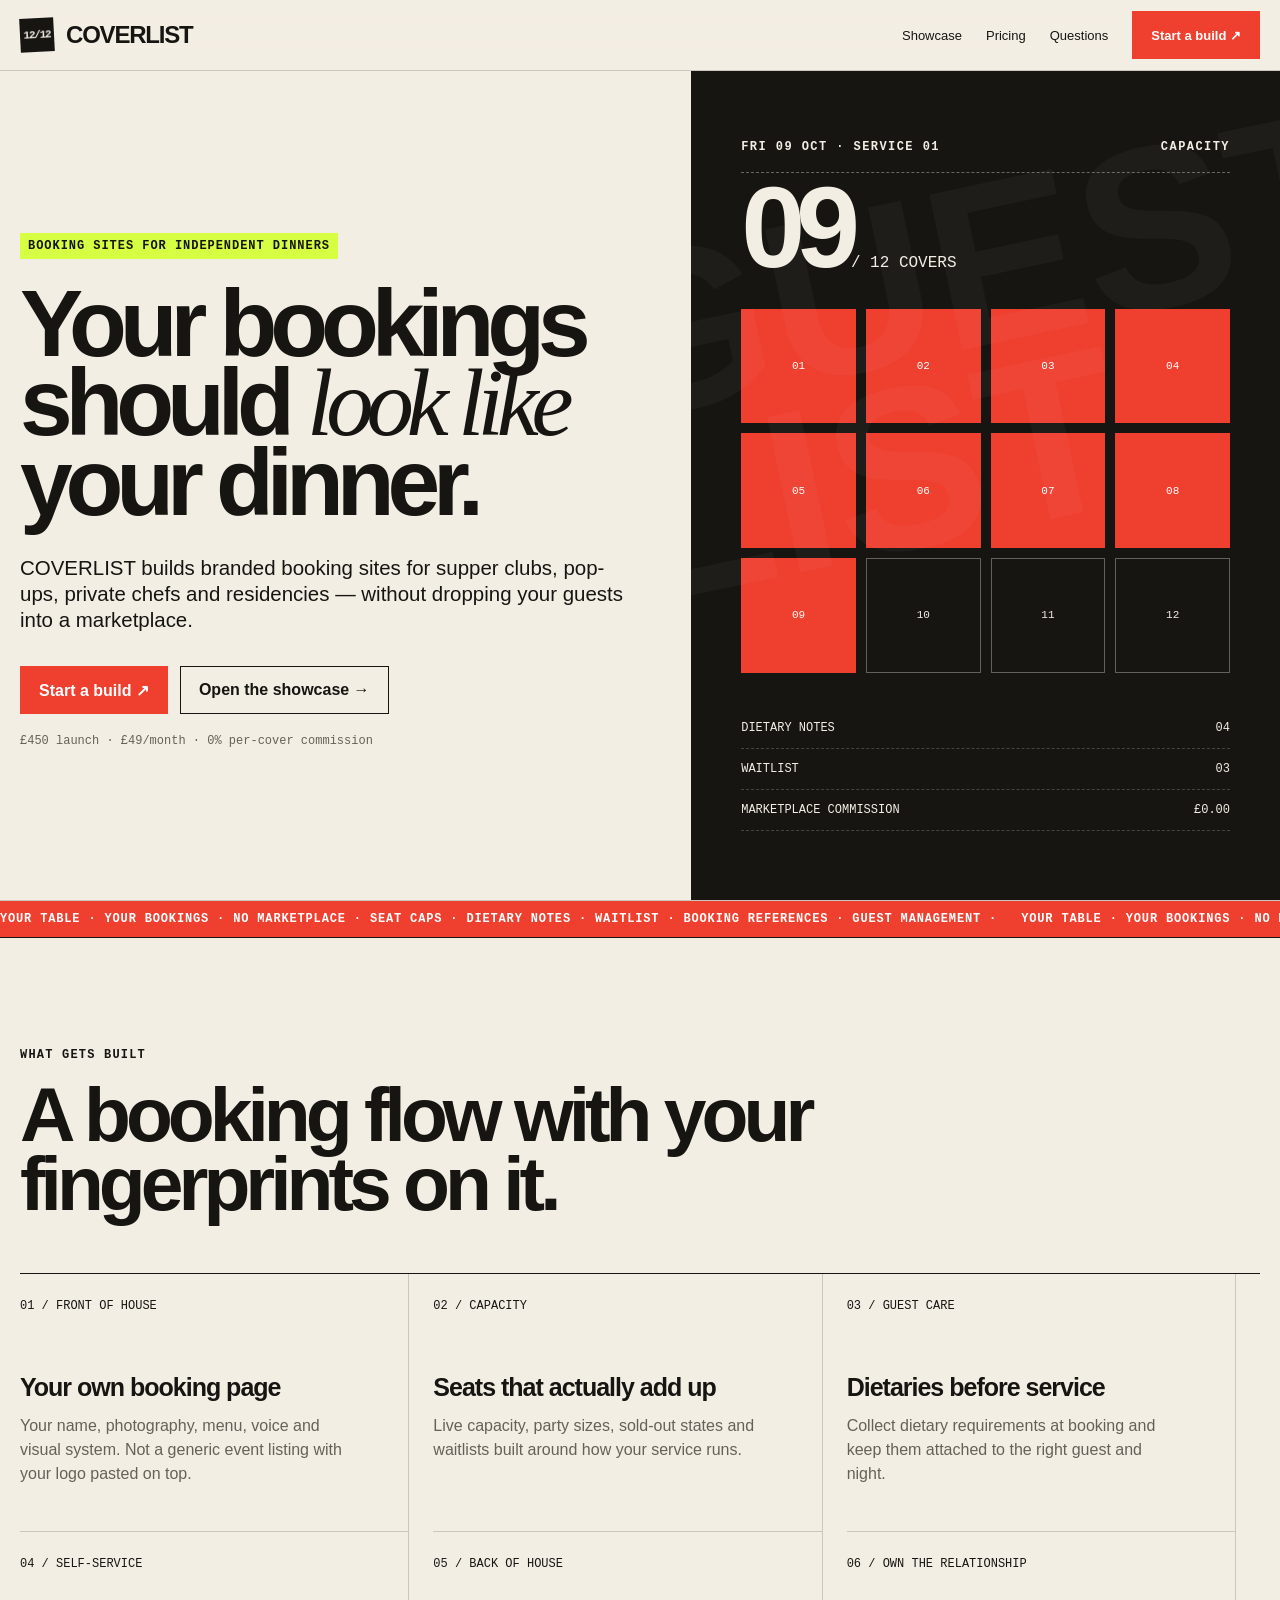
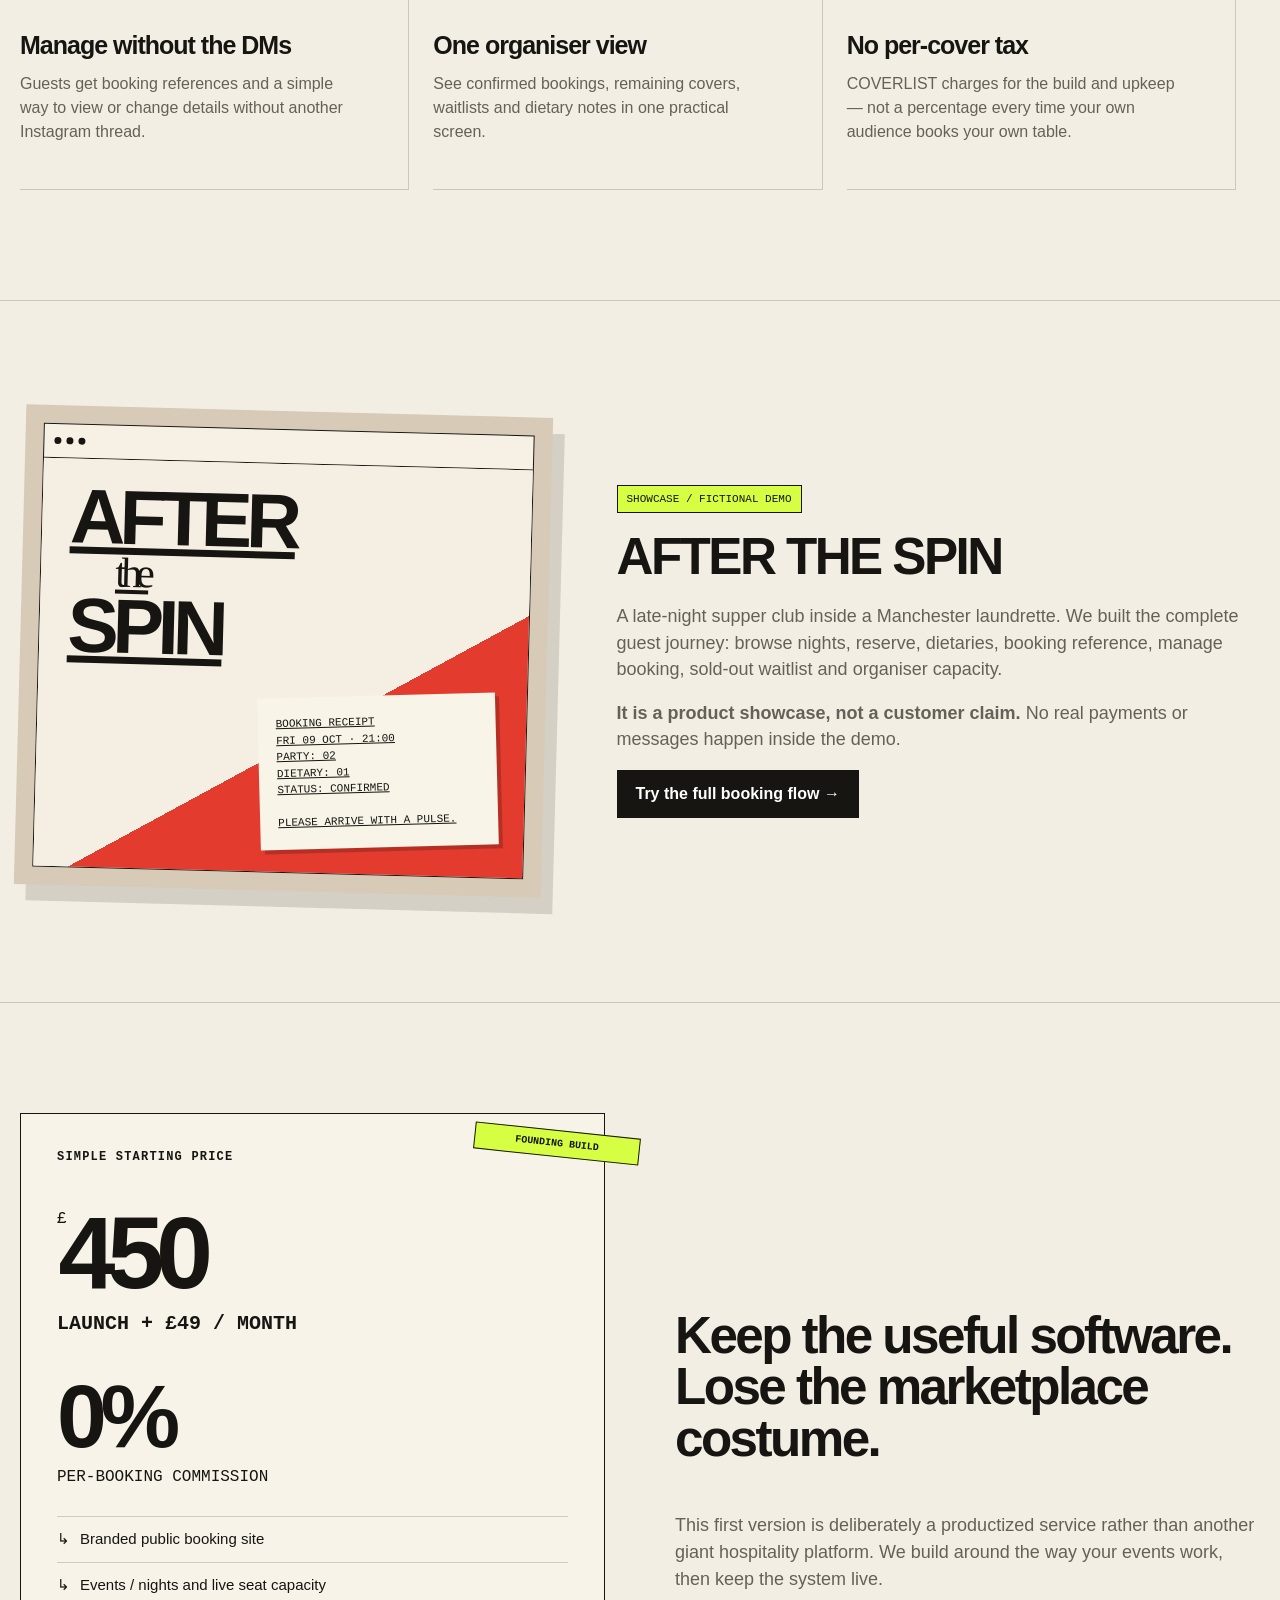
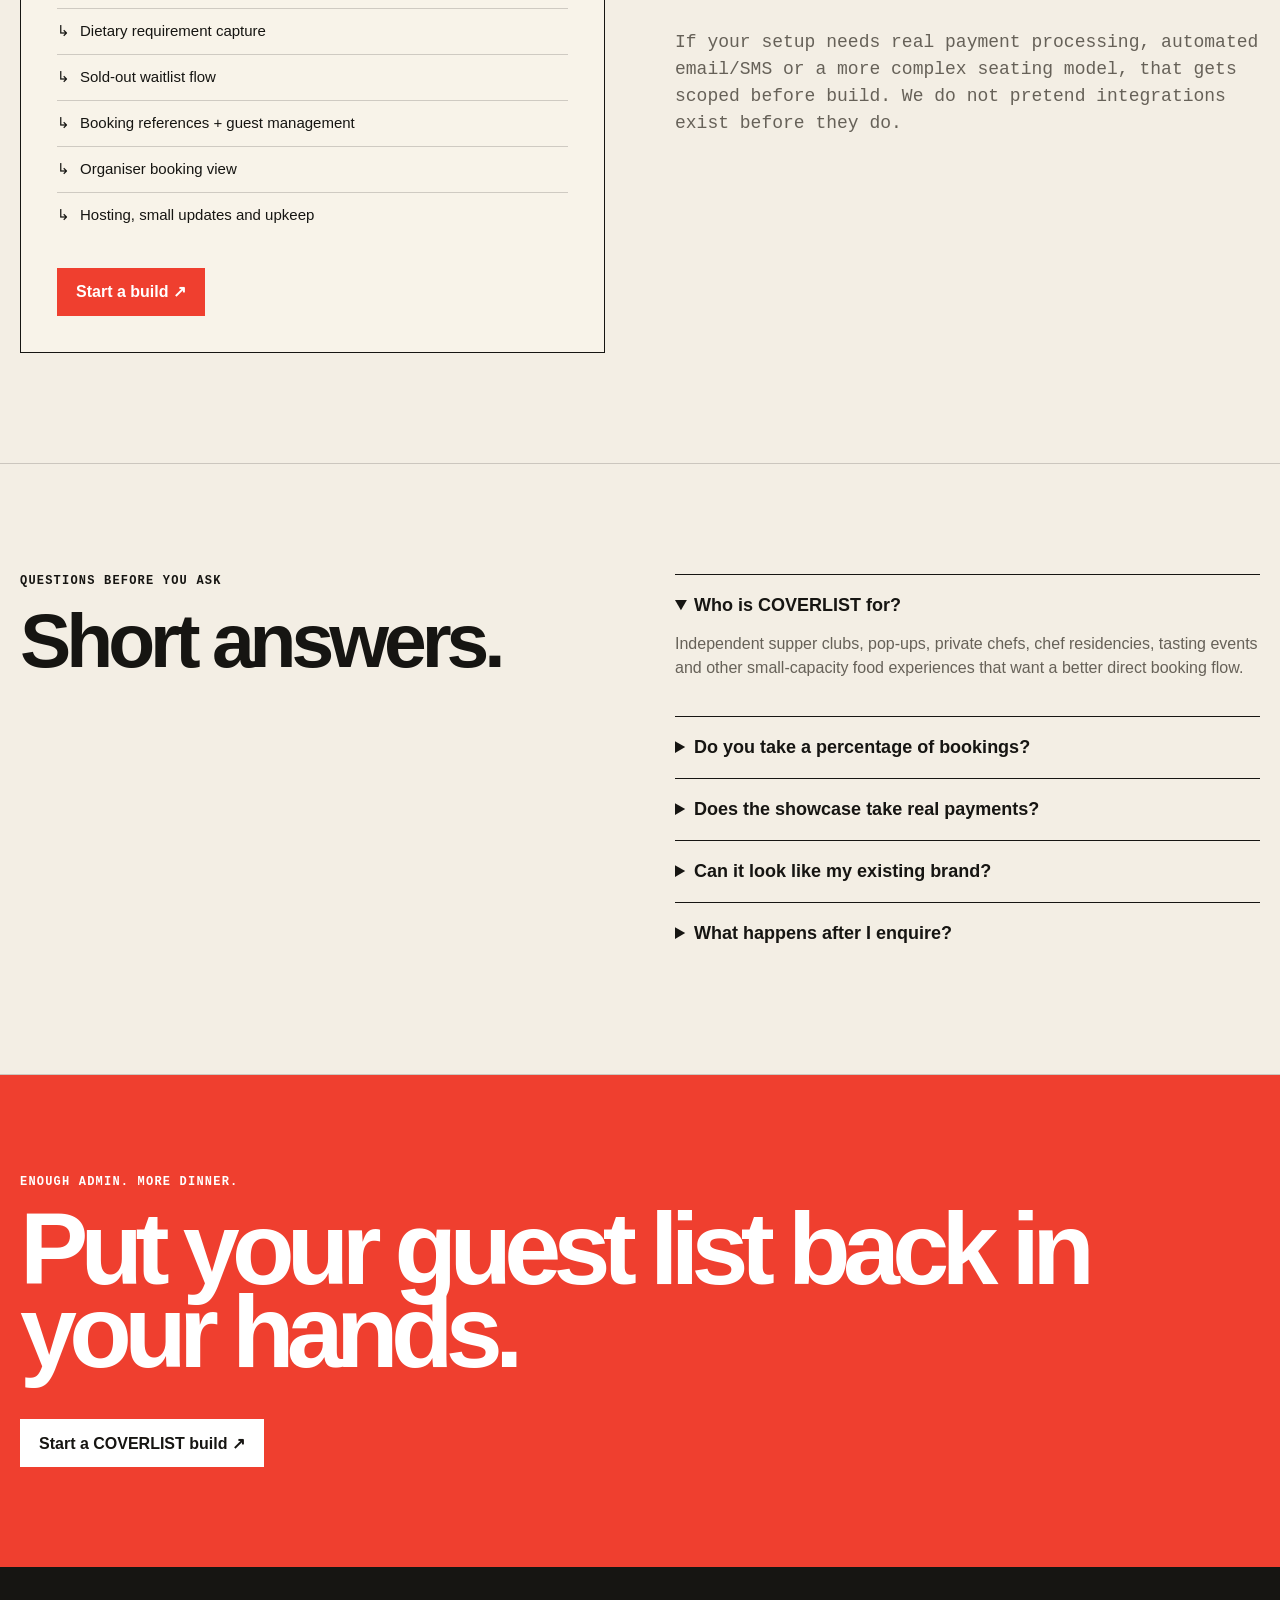
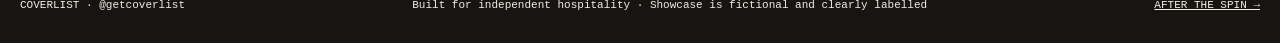
<file: index.html>
<!doctype html>
<html lang="en">
<head>
<meta charset="utf-8"><meta name="viewport" content="width=device-width,initial-scale=1">
<title>COVERLIST — Booking sites for independent dinners</title>
<meta name="description" content="Custom branded booking sites for supper clubs, pop-ups, private chefs, chef residencies and tasting events. No marketplace shell. No per-cover fee.">
<meta property="og:title" content="COVERLIST — Your table. Your bookings. No marketplace.">
<meta property="og:description" content="Custom booking sites for independent dinners. £450 launch + £49/month. 0% per-cover commission.">
<meta property="og:type" content="website"><meta property="og:image" content="assets/social-card.png">
<meta name="twitter:card" content="summary_large_image"><meta name="theme-color" content="#ef3f2f">
<link rel="icon" href="assets/favicon.svg" type="image/svg+xml">
<style>
:root{--paper:#f3eee4;--ink:#161512;--red:#ef3f2f;--acid:#d6ff43;--line:rgba(22,21,18,.18);--muted:#666158;--max:1260px}
*{box-sizing:border-box}html{scroll-behavior:smooth}body{margin:0;background:var(--paper);color:var(--ink);font-family:Arial,Helvetica,sans-serif;overflow-x:hidden}a{color:inherit}.mono{font-family:"Courier New",monospace}.wrap{width:min(var(--max),calc(100% - 40px));margin:auto}.top{position:sticky;top:0;z-index:50;background:rgba(243,238,228,.92);backdrop-filter:blur(16px);border-bottom:1px solid var(--line)}.nav{height:70px;display:flex;align-items:center;justify-content:space-between}.brand{display:flex;align-items:center;gap:12px;font-weight:900;letter-spacing:-.05em;text-decoration:none;font-size:24px}.mark{width:34px;height:34px;background:var(--ink);color:var(--paper);display:grid;place-items:center;font:700 11px/1 "Courier New";transform:rotate(-3deg)}.navlinks{display:flex;gap:24px;align-items:center;font-size:13px}.navlinks a{text-decoration:none}.button{display:inline-flex;align-items:center;justify-content:center;gap:10px;min-height:48px;padding:0 18px;background:var(--ink);color:white;text-decoration:none;font-weight:800;border:1px solid var(--ink);transition:.2s}.button:hover{transform:translateY(-2px);box-shadow:5px 5px 0 var(--red)}.button.red{background:var(--red);border-color:var(--red)}.button.ghost{background:transparent;color:var(--ink)}
.hero{min-height:calc(100vh - 70px);display:grid;grid-template-columns:1.08fr .92fr;border-bottom:1px solid var(--line)}.hero-copy{padding:9vh max(20px,calc((100vw - var(--max))/2)) 7vh max(20px,calc((100vw - var(--max))/2));padding-right:5vw;display:flex;flex-direction:column;justify-content:center}.eyebrow{font:700 12px/1.3 "Courier New";letter-spacing:.08em;text-transform:uppercase;margin-bottom:30px}.eyebrow span{background:var(--acid);padding:6px 8px}.hero h1{font-size:clamp(56px,7.4vw,126px);line-height:.83;letter-spacing:-.075em;margin:0 0 34px;font-weight:900;max-width:800px}.hero h1 i{font-family:Georgia,serif;font-weight:400}.hero p{font-size:clamp(18px,1.6vw,25px);line-height:1.25;max-width:640px;margin:0 0 34px}.hero-actions{display:flex;gap:12px;flex-wrap:wrap}.micro{font:12px/1.5 "Courier New";color:var(--muted);margin-top:18px}.ledger{background:var(--ink);color:var(--paper);padding:50px;display:flex;flex-direction:column;justify-content:center;position:relative;overflow:hidden}.ledger:before{content:"GUEST LIST";position:absolute;font-weight:900;font-size:18vw;line-height:.8;opacity:.035;rotate:-12deg;left:-15%;top:12%}.ledger-head{display:flex;justify-content:space-between;border-bottom:1px dashed rgba(255,255,255,.35);padding-bottom:18px;margin-bottom:8px}.ledger-title{font:700 12px "Courier New";letter-spacing:.12em}.count{font:900 clamp(82px,9vw,160px)/.8 Arial;letter-spacing:-.08em}.count small{font:16px "Courier New";letter-spacing:0}.seats{display:grid;grid-template-columns:repeat(4,1fr);gap:10px;margin:35px 0}.seat{aspect-ratio:1;border:1px solid rgba(255,255,255,.32);display:grid;place-items:center;font:11px "Courier New";transition:.35s}.seat.on{background:var(--red);border-color:var(--red);color:white}.ledger-row{display:flex;justify-content:space-between;padding:13px 0;border-bottom:1px dashed rgba(255,255,255,.2);font:12px "Courier New"}.ticker{background:var(--red);color:white;overflow:hidden;white-space:nowrap;border-bottom:1px solid var(--ink)}.ticker div{display:inline-block;padding:11px 0;animation:marquee 24s linear infinite;font:700 12px "Courier New";letter-spacing:.07em}@keyframes marquee{to{transform:translateX(-50%)}}
.section{padding:110px 0;border-bottom:1px solid var(--line)}.kicker{font:700 12px "Courier New";text-transform:uppercase;letter-spacing:.1em;margin-bottom:18px}.section h2{font-size:clamp(44px,6vw,92px);line-height:.9;letter-spacing:-.065em;margin:0 0 55px;max-width:980px}.grid3{display:grid;grid-template-columns:repeat(3,1fr);border-top:1px solid var(--ink)}.feature{padding:25px 24px 45px 0;border-bottom:1px solid var(--line);border-right:1px solid var(--line);margin-right:24px}.num{font:12px "Courier New";margin-bottom:60px}.feature h3{font-size:25px;letter-spacing:-.04em;margin:0 0 12px}.feature p{color:var(--muted);line-height:1.5;margin:0;max-width:330px}.showcase{display:grid;grid-template-columns:.9fr 1.1fr;gap:70px;align-items:center}.showcase-card{background:#d7cbb7;padding:18px;transform:rotate(1.5deg);box-shadow:12px 16px 0 rgba(22,21,18,.14)}.browser{background:#f7f0e5;border:1px solid var(--ink)}.browserbar{height:34px;border-bottom:1px solid var(--ink);display:flex;align-items:center;gap:5px;padding:0 10px}.dot{width:7px;height:7px;border-radius:50%;background:var(--ink)}.browserbody{padding:28px;min-height:400px;background:linear-gradient(150deg,#f5eee2 0 62%,#e33b2e 62%)}.ats-logo{font:900 clamp(54px,6vw,90px)/.78 Arial;letter-spacing:-.08em}.ats-logo em{font:400 .55em Georgia;display:block;padding-left:1.1em}.receipt{background:#f8f4e8;width:55%;padding:18px;margin:32px 0 0 auto;transform:rotate(-3deg);font:11px/1.5 "Courier New";box-shadow:4px 4px 0 rgba(0,0,0,.2)}.showcase-copy h3{font-size:clamp(38px,4vw,64px);line-height:.95;letter-spacing:-.05em;margin:0 0 22px}.showcase-copy p{font-size:18px;line-height:1.45;color:var(--muted)}.label{display:inline-block;border:1px solid var(--ink);padding:7px 9px;font:11px "Courier New";margin-bottom:20px;background:var(--acid)}
.price-wrap{display:grid;grid-template-columns:1fr 1fr;gap:70px}.price-card{border:1px solid var(--ink);padding:36px;position:relative;background:#f8f3e9}.price-card:before{content:"FOUNDING BUILD";position:absolute;top:16px;right:-36px;background:var(--acid);border:1px solid var(--ink);padding:7px 40px;rotate:6deg;font:700 10px "Courier New"}.money{font-size:clamp(70px,8vw,118px);font-weight:900;letter-spacing:-.08em;margin:30px 0 0}.money sup{font:16px "Courier New";vertical-align:top;position:relative;top:16px}.monthly{font:700 20px "Courier New";margin-bottom:30px}.zero{font-size:clamp(58px,7vw,100px);font-weight:900;letter-spacing:-.07em}.check{list-style:none;padding:0;margin:30px 0}.check li{border-top:1px solid var(--line);padding:13px 0;font-size:15px}.check li:before{content:"↳";font-family:"Courier New";margin-right:10px}.aside{display:flex;flex-direction:column;justify-content:center}.aside blockquote{font-size:clamp(30px,4vw,55px);font-weight:900;letter-spacing:-.05em;line-height:1;margin:0 0 30px}.aside p{color:var(--muted);font-size:18px;line-height:1.5}.faq{display:grid;grid-template-columns:1fr 1fr;gap:70px}.faq-list details{border-top:1px solid var(--ink);padding:20px 0}.faq-list summary{font-weight:800;cursor:pointer;font-size:18px}.faq-list p{color:var(--muted);line-height:1.5;max-width:620px}.cta{background:var(--red);color:white;padding:100px 0}.cta h2{font-size:clamp(56px,8vw,130px);line-height:.82;letter-spacing:-.075em;margin:0 0 45px;max-width:1100px}.cta .button{background:white;color:var(--ink);border-color:white}.footer{background:var(--ink);color:var(--paper);padding:32px 0}.footerin{display:flex;justify-content:space-between;gap:20px;align-items:center;font:11px "Courier New"}.footer a{color:inherit}
@media(max-width:860px){.navlinks>a:not(.button){display:none}.wrap{width:min(100% - 26px,var(--max))}.hero{grid-template-columns:1fr}.hero-copy{padding:70px 20px}.ledger{padding:36px 20px;min-height:600px}.section{padding:75px 0}.grid3{grid-template-columns:1fr}.feature{margin:0;border-right:0}.num{margin-bottom:25px}.showcase,.price-wrap,.faq{grid-template-columns:1fr;gap:44px}.showcase-card{transform:none}.price-card:before{right:-8px}.footerin{align-items:flex-start;flex-direction:column}.hero h1{font-size:17vw}.section h2{margin-bottom:40px}}
@media(prefers-reduced-motion:reduce){*{scroll-behavior:auto!important}.ticker div{animation:none}.button:hover{transform:none}}
</style>
</head>
<body>
<header class="top"><div class="nav wrap"><a class="brand" href="#top"><span class="mark">12/12</span>COVERLIST</a><nav class="navlinks"><a href="#showcase">Showcase</a><a href="#pricing">Pricing</a><a href="#faq">Questions</a><a class="button red" href="https://docs.google.com/forms/d/e/1FAIpQLSfG-zg8cLuclbD39EVs_6iZtCI-qK25bjIFiWPi_tMeVdaGAA/viewform?usp=publish-editor" target="_blank" rel="noopener">Start a build ↗</a></nav></div></header>
<main id="top"><section class="hero"><div class="hero-copy"><div class="eyebrow"><span>Booking sites for independent dinners</span></div><h1>Your bookings should <i>look like</i> your dinner.</h1><p>COVERLIST builds branded booking sites for supper clubs, pop-ups, private chefs and residencies — without dropping your guests into a marketplace.</p><div class="hero-actions"><a class="button red" href="https://docs.google.com/forms/d/e/1FAIpQLSfG-zg8cLuclbD39EVs_6iZtCI-qK25bjIFiWPi_tMeVdaGAA/viewform?usp=publish-editor" target="_blank" rel="noopener">Start a build ↗</a><a class="button ghost" href="./demo/?v=2#/">Open the showcase →</a></div><div class="micro">£450 launch · £49/month · 0% per-cover commission</div></div><div class="ledger"><div class="ledger-head"><span class="ledger-title">FRI 09 OCT · SERVICE 01</span><span class="ledger-title">CAPACITY</span></div><div class="count"><span id="coverCount">08</span><small>/ 12 COVERS</small></div><div class="seats" id="seats"></div><div class="ledger-row"><span>DIETARY NOTES</span><span>04</span></div><div class="ledger-row"><span>WAITLIST</span><span>03</span></div><div class="ledger-row"><span>MARKETPLACE COMMISSION</span><span>£0.00</span></div></div></section>
<div class="ticker"><div>YOUR TABLE · YOUR BOOKINGS · NO MARKETPLACE · SEAT CAPS · DIETARY NOTES · WAITLIST · BOOKING REFERENCES · GUEST MANAGEMENT · &nbsp; YOUR TABLE · YOUR BOOKINGS · NO MARKETPLACE · SEAT CAPS · DIETARY NOTES · WAITLIST · BOOKING REFERENCES · GUEST MANAGEMENT · &nbsp;</div></div>
<section class="section"><div class="wrap"><div class="kicker">What gets built</div><h2>A booking flow with your fingerprints on it.</h2><div class="grid3"><article class="feature"><div class="num">01 / FRONT OF HOUSE</div><h3>Your own booking page</h3><p>Your name, photography, menu, voice and visual system. Not a generic event listing with your logo pasted on top.</p></article><article class="feature"><div class="num">02 / CAPACITY</div><h3>Seats that actually add up</h3><p>Live capacity, party sizes, sold-out states and waitlists built around how your service runs.</p></article><article class="feature"><div class="num">03 / GUEST CARE</div><h3>Dietaries before service</h3><p>Collect dietary requirements at booking and keep them attached to the right guest and night.</p></article><article class="feature"><div class="num">04 / SELF-SERVICE</div><h3>Manage without the DMs</h3><p>Guests get booking references and a simple way to view or change details without another Instagram thread.</p></article><article class="feature"><div class="num">05 / BACK OF HOUSE</div><h3>One organiser view</h3><p>See confirmed bookings, remaining covers, waitlists and dietary notes in one practical screen.</p></article><article class="feature"><div class="num">06 / OWN THE RELATIONSHIP</div><h3>No per-cover tax</h3><p>COVERLIST charges for the build and upkeep — not a percentage every time your own audience books your own table.</p></article></div></div></section>
<section class="section" id="showcase"><div class="wrap showcase"><a class="showcase-card" href="./demo/?v=2#/" aria-label="Open AFTER THE SPIN showcase"><div class="browser"><div class="browserbar"><span class="dot"></span><span class="dot"></span><span class="dot"></span></div><div class="browserbody"><div class="ats-logo">AFTER<em>the</em>SPIN</div><div class="receipt">BOOKING RECEIPT<br>FRI 09 OCT · 21:00<br>PARTY: 02<br>DIETARY: 01<br>STATUS: CONFIRMED<br><br>PLEASE ARRIVE WITH A PULSE.</div></div></div></a><div class="showcase-copy"><span class="label">SHOWCASE / FICTIONAL DEMO</span><h3>AFTER THE SPIN</h3><p>A late-night supper club inside a Manchester laundrette. We built the complete guest journey: browse nights, reserve, dietaries, booking reference, manage booking, sold-out waitlist and organiser capacity.</p><p><strong>It is a product showcase, not a customer claim.</strong> No real payments or messages happen inside the demo.</p><a class="button" href="./demo/?v=2#/">Try the full booking flow →</a></div></div></section>
<section class="section" id="pricing"><div class="wrap price-wrap"><div class="price-card"><div class="kicker">Simple starting price</div><div class="money"><sup>£</sup>450</div><div class="monthly">LAUNCH + £49 / MONTH</div><div class="zero">0%</div><div class="mono">PER-BOOKING COMMISSION</div><ul class="check"><li>Branded public booking site</li><li>Events / nights and live seat capacity</li><li>Dietary requirement capture</li><li>Sold-out waitlist flow</li><li>Booking references + guest management</li><li>Organiser booking view</li><li>Hosting, small updates and upkeep</li></ul><a class="button red" href="https://docs.google.com/forms/d/e/1FAIpQLSfG-zg8cLuclbD39EVs_6iZtCI-qK25bjIFiWPi_tMeVdaGAA/viewform?usp=publish-editor" target="_blank" rel="noopener">Start a build ↗</a></div><div class="aside"><blockquote>Keep the useful software. Lose the marketplace costume.</blockquote><p>This first version is deliberately a productized service rather than another giant hospitality platform. We build around the way your events work, then keep the system live.</p><p class="mono">If your setup needs real payment processing, automated email/SMS or a more complex seating model, that gets scoped before build. We do not pretend integrations exist before they do.</p></div></div></section>
<section class="section" id="faq"><div class="wrap faq"><div><div class="kicker">Questions before you ask</div><h2>Short answers.</h2></div><div class="faq-list"><details open><summary>Who is COVERLIST for?</summary><p>Independent supper clubs, pop-ups, private chefs, chef residencies, tasting events and other small-capacity food experiences that want a better direct booking flow.</p></details><details><summary>Do you take a percentage of bookings?</summary><p>No. The starting offer is £450 to launch and £49/month for hosting and upkeep, with 0% COVERLIST per-booking commission.</p></details><details><summary>Does the showcase take real payments?</summary><p>No. AFTER THE SPIN is deliberately labelled as a demo. For a real build, payment requirements are scoped to the operator’s actual setup before anything is promised.</p></details><details><summary>Can it look like my existing brand?</summary><p>That is the point. Each public booking surface is designed around the operator rather than forcing every dinner into the same marketplace template.</p></details><details><summary>What happens after I enquire?</summary><p>You send your name, project and contact email. We review the current booking setup and reply with a concrete recommendation and exact scope before any work starts.</p></details></div></div></section>
<section class="cta"><div class="wrap"><div class="kicker">Enough admin. More dinner.</div><h2>Put your guest list back in your hands.</h2><a class="button" href="https://docs.google.com/forms/d/e/1FAIpQLSfG-zg8cLuclbD39EVs_6iZtCI-qK25bjIFiWPi_tMeVdaGAA/viewform?usp=publish-editor" target="_blank" rel="noopener">Start a COVERLIST build ↗</a></div></section></main>
<footer class="footer"><div class="wrap footerin"><div>COVERLIST · @getcoverlist</div><div>Built for independent hospitality · Showcase is fictional and clearly labelled</div><a href="./demo/?v=2#/">AFTER THE SPIN →</a></div></footer>
<script>const seats=document.querySelector('#seats');for(let i=1;i<=12;i++){const d=document.createElement('div');d.className='seat'+(i<=8?' on':'');d.textContent=String(i).padStart(2,'0');seats.appendChild(d)}let c=8,dir=1;setInterval(()=>{c+=dir;if(c===12||c===6)dir*=-1;document.querySelector('#coverCount').textContent=String(c).padStart(2,'0');[...seats.children].forEach((s,i)=>s.classList.toggle('on',i<c))},1500);</script>
</body></html>
</file>
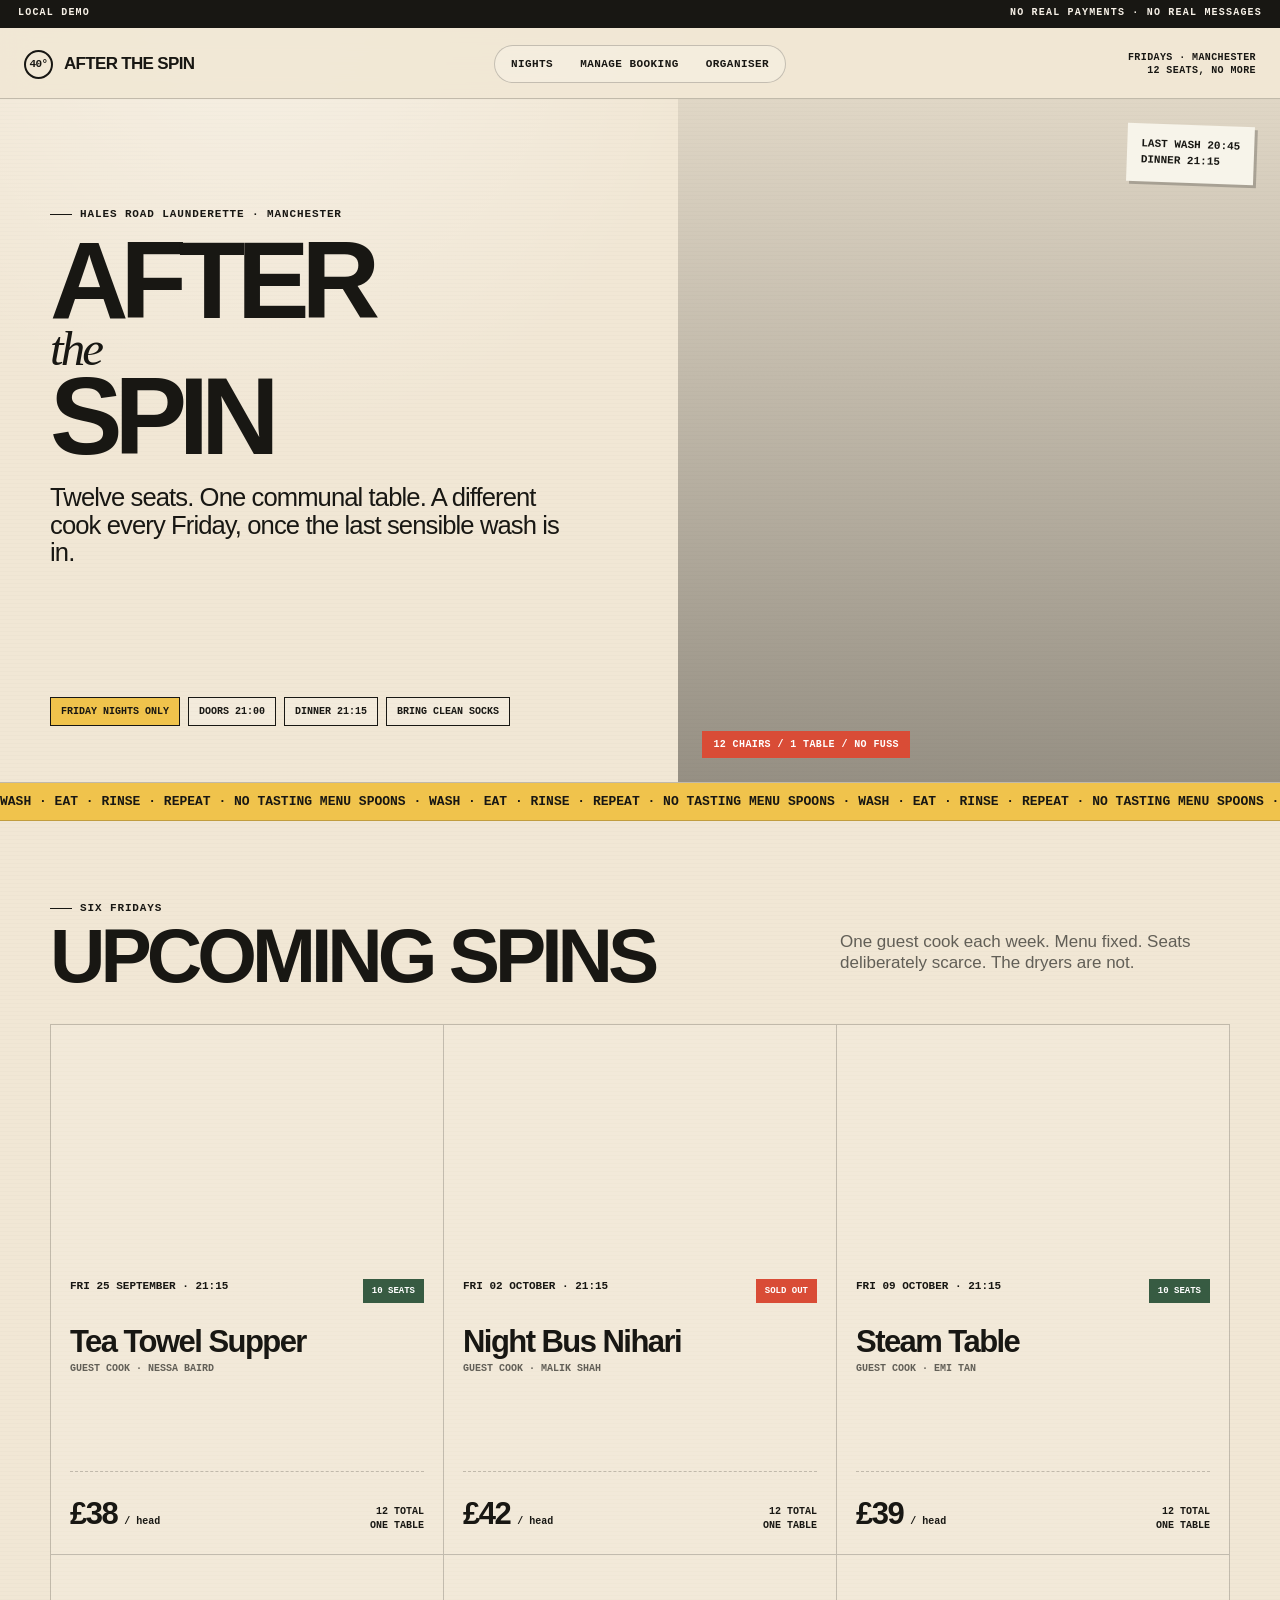
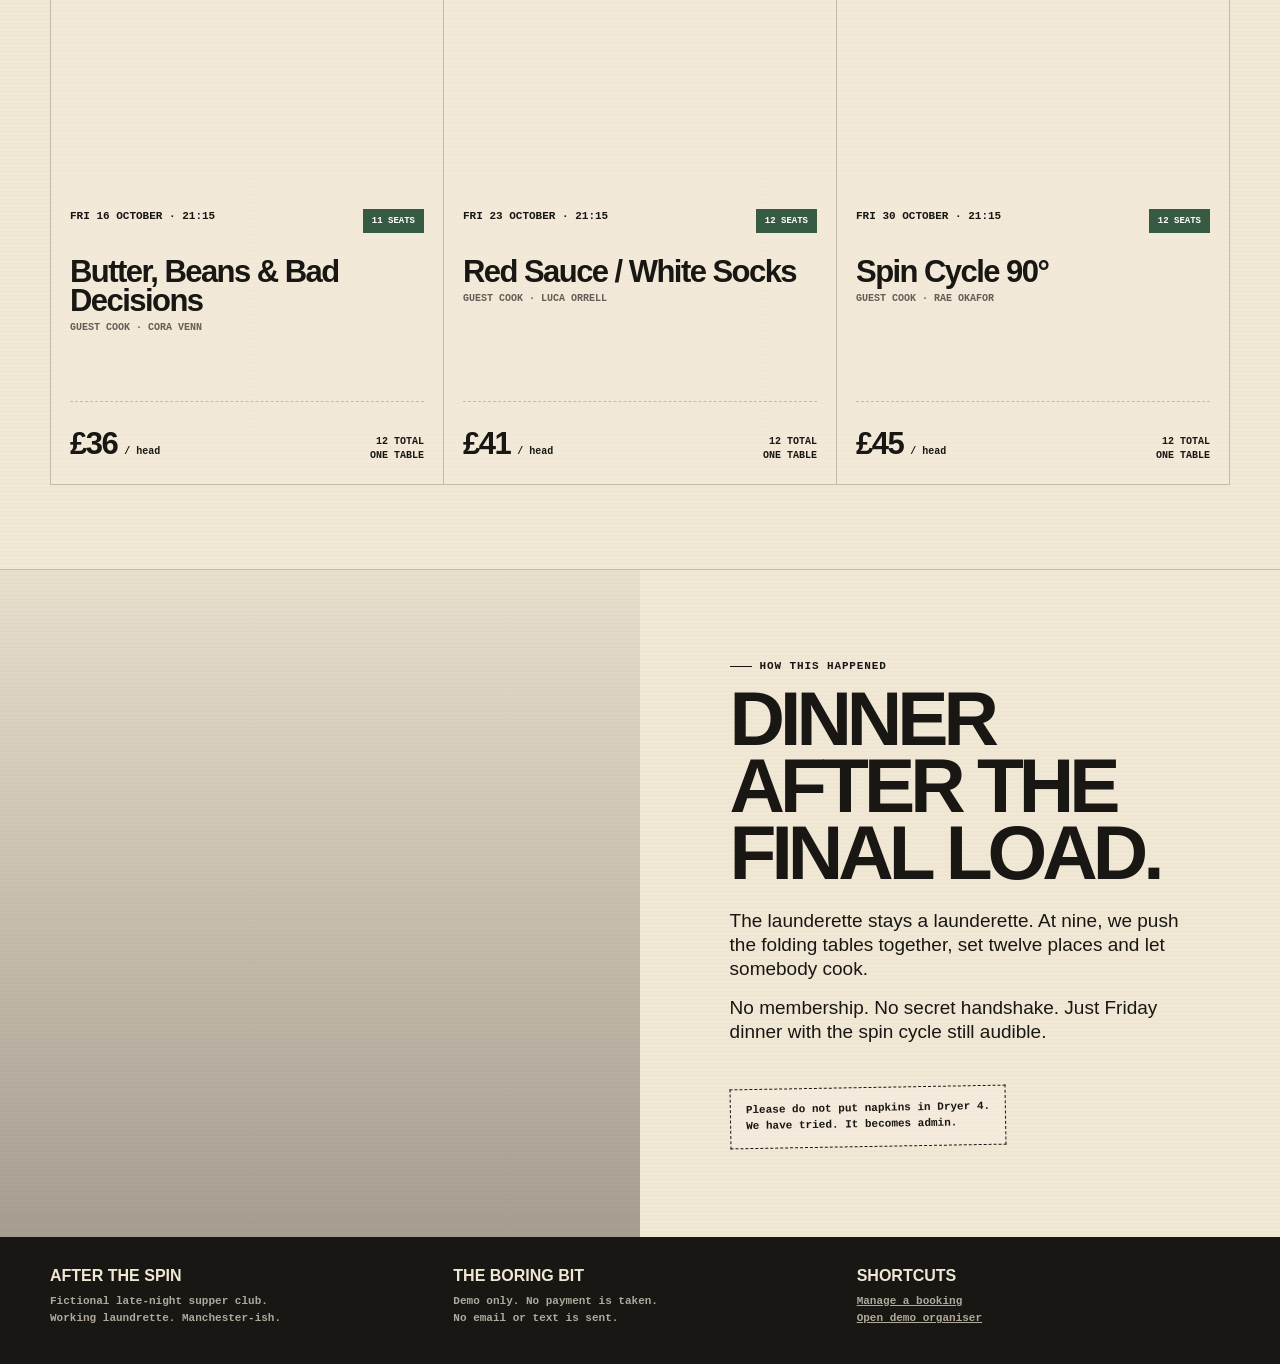
<file: demo/index.html>
<!doctype html>
<html lang="en">
<head>
  <meta charset="UTF-8" />
  <meta name="viewport" content="width=device-width, initial-scale=1.0" />
  <meta name="theme-color" content="#f3e9d8" />
  <meta name="description" content="AFTER THE SPIN — a fictional late-night Friday supper club inside a working Manchester laundrette. Local demo." />
  <title>AFTER THE SPIN — demo supper club</title>
  <link rel="preconnect" href="https://images.unsplash.com" />
  <link rel="stylesheet" href="./styles.css" />
</head>
<body>
  <a class="skip-link" href="#app">Skip to content</a>
  <div class="demo-strip" role="note">
    <span>LOCAL DEMO</span>
    <span>NO REAL PAYMENTS · NO REAL MESSAGES</span>
  </div>
  <div id="app" tabindex="-1"></div>
  <div id="toast-root" aria-live="polite" aria-atomic="true"></div>
  <noscript>This demo needs JavaScript turned on.</noscript>
  <script type="module" src="./app.js"></script>
</body>
</html>
</file>
<file: demo/styles.css>
:root {
  --paper: #f1e7d5;
  --paper-2: #e7dcc9;
  --ink: #181713;
  --muted: #625f57;
  --red: #d94c36;
  --blue: #1d4b68;
  --yellow: #f0c34c;
  --green: #375b42;
  --line: rgba(24, 23, 19, .22);
  --soft-line: rgba(24, 23, 19, .12);
  --white: #fffdf8;
  --receipt: #f7f4ea;
  --shadow: 0 18px 55px rgba(39, 31, 20, .13);
  --display: "Arial Narrow", "Helvetica Neue", Arial, sans-serif;
  --mono: "SFMono-Regular", "Roboto Mono", "Courier New", monospace;
}

* { box-sizing: border-box; }
html { scroll-behavior: smooth; }
body {
  margin: 0;
  color: var(--ink);
  background:
    radial-gradient(circle at 20% 0%, rgba(255,255,255,.35), transparent 28rem),
    repeating-linear-gradient(0deg, rgba(24,23,19,.014) 0, rgba(24,23,19,.014) 1px, transparent 1px, transparent 4px),
    var(--paper);
  font-family: var(--display);
  min-height: 100vh;
}
button, input, textarea, select { font: inherit; }
button, a { -webkit-tap-highlight-color: transparent; }
a { color: inherit; }
img { max-width: 100%; display: block; }
::selection { background: var(--yellow); color: var(--ink); }

.skip-link {
  position: fixed;
  top: 0;
  left: 10px;
  transform: translateY(-140%);
  z-index: 100;
  background: var(--ink);
  color: var(--white);
  padding: 10px 14px;
}
.skip-link:focus { transform: translateY(8px); }

.demo-strip {
  min-height: 28px;
  padding: 6px 18px;
  display: flex;
  justify-content: space-between;
  gap: 16px;
  background: var(--ink);
  color: #f7f1e7;
  font: 700 10px/1.4 var(--mono);
  letter-spacing: .12em;
  text-transform: uppercase;
}
.site-shell { min-height: calc(100vh - 28px); }
.site-header {
  position: sticky;
  top: 0;
  z-index: 30;
  display: grid;
  grid-template-columns: 1fr auto 1fr;
  align-items: center;
  gap: 24px;
  padding: 17px 24px 15px;
  background: rgba(241, 231, 213, .91);
  border-bottom: 1px solid var(--line);
  backdrop-filter: blur(14px);
}
.brand {
  display: inline-flex;
  align-items: center;
  gap: 11px;
  text-decoration: none;
  font-weight: 900;
  letter-spacing: -.04em;
  font-size: 17px;
}
.brand-mark {
  width: 29px;
  height: 29px;
  display: grid;
  place-items: center;
  border: 2px solid var(--ink);
  border-radius: 50%;
  font: 700 11px var(--mono);
  transition: transform .5s cubic-bezier(.2,.8,.2,1);
}
.brand:hover .brand-mark { transform: rotate(180deg); }
.nav {
  display: flex;
  align-items: center;
  gap: 3px;
  border: 1px solid var(--line);
  border-radius: 999px;
  padding: 4px;
  background: rgba(255,255,255,.22);
}
.nav a {
  padding: 8px 12px;
  border-radius: 999px;
  text-decoration: none;
  font: 700 11px var(--mono);
  text-transform: uppercase;
  letter-spacing: .04em;
}
.nav a:hover, .nav a.active { background: var(--ink); color: var(--white); }
.header-note {
  justify-self: end;
  font: 700 10px/1.3 var(--mono);
  letter-spacing: .04em;
  text-transform: uppercase;
  text-align: right;
}

.main { overflow: hidden; }
.container {
  width: min(1180px, calc(100% - 40px));
  margin: 0 auto;
}
.kicker {
  display: inline-flex;
  align-items: center;
  gap: 8px;
  font: 700 11px/1.2 var(--mono);
  letter-spacing: .08em;
  text-transform: uppercase;
}
.kicker::before { content: ""; width: 22px; height: 1px; background: currentColor; }
.hero {
  min-height: 76vh;
  border-bottom: 1px solid var(--line);
  display: grid;
  grid-template-columns: 1.06fr .94fr;
}
.hero-copy {
  min-height: 620px;
  padding: clamp(55px, 8vw, 110px) clamp(34px, 6vw, 90px) 56px max(24px, calc((100vw - 1180px)/2));
  display: flex;
  flex-direction: column;
  justify-content: space-between;
  gap: 52px;
}
.hero-title {
  margin: 18px 0 18px;
  max-width: 760px;
  font-size: clamp(64px, 8.5vw, 142px);
  line-height: .77;
  letter-spacing: -.075em;
  text-transform: uppercase;
}
.hero-title em {
  display: block;
  font-family: Georgia, serif;
  font-size: .45em;
  line-height: 1.05;
  font-weight: 400;
  letter-spacing: -.06em;
  text-transform: none;
}
.hero-intro {
  max-width: 525px;
  font-size: clamp(19px, 2vw, 29px);
  line-height: 1.08;
  letter-spacing: -.035em;
}
.hero-meta {
  display: flex;
  flex-wrap: wrap;
  gap: 8px;
}
.label-chip {
  display: inline-flex;
  gap: 7px;
  align-items: center;
  padding: 8px 10px;
  border: 1px solid var(--ink);
  background: rgba(255,255,255,.16);
  font: 700 10px var(--mono);
  text-transform: uppercase;
}
.label-chip.hot { background: var(--yellow); }
.hero-photo {
  position: relative;
  min-height: 620px;
  overflow: hidden;
  background:
    linear-gradient(180deg, rgba(24,23,19,.08), rgba(24,23,19,.42)),
    url("https://images.unsplash.com/photo-1517248135467-4c7edcad34c4?auto=format&fit=crop&w=1600&q=88") center/cover;
}
.hero-photo::before {
  content: "LAST WASH 20:45\A DINNER 21:15";
  white-space: pre;
  position: absolute;
  top: 26px;
  right: 26px;
  z-index: 2;
  padding: 13px 14px;
  background: var(--receipt);
  color: var(--ink);
  box-shadow: 3px 3px 0 rgba(0,0,0,.22);
  transform: rotate(2deg);
  font: 700 11px/1.45 var(--mono);
}
.hero-photo::after {
  content: "12 CHAIRS / 1 TABLE / NO FUSS";
  position: absolute;
  left: 24px;
  bottom: 24px;
  padding: 8px 11px;
  background: var(--red);
  color: white;
  font: 700 10px var(--mono);
  letter-spacing: .04em;
}

.marquee {
  border-bottom: 1px solid var(--line);
  overflow: hidden;
  white-space: nowrap;
  background: var(--yellow);
  font: 800 13px var(--mono);
}
.marquee-track {
  display: inline-block;
  padding: 11px 0;
  animation: crawl 28s linear infinite;
}
@keyframes crawl { to { transform: translateX(-50%); } }

.section {
  padding: 74px 0 84px;
  border-bottom: 1px solid var(--line);
}
.section-head {
  display: grid;
  grid-template-columns: 1fr minmax(260px, .7fr);
  gap: 32px;
  align-items: end;
  margin-bottom: 34px;
}
.section-title {
  margin: 6px 0 0;
  font-size: clamp(42px, 6vw, 86px);
  line-height: .9;
  letter-spacing: -.065em;
  text-transform: uppercase;
}
.section-note {
  justify-self: end;
  max-width: 390px;
  color: var(--muted);
  font-size: 17px;
  line-height: 1.25;
}

.nights-grid {
  display: grid;
  grid-template-columns: repeat(3, 1fr);
  border-top: 1px solid var(--line);
  border-left: 1px solid var(--line);
}
.night-card {
  position: relative;
  min-width: 0;
  min-height: 530px;
  display: flex;
  flex-direction: column;
  border-right: 1px solid var(--line);
  border-bottom: 1px solid var(--line);
  background: rgba(255,255,255,.09);
  text-decoration: none;
  overflow: hidden;
  transition: background .25s ease;
}
.night-card:hover { background: rgba(255,255,255,.35); }
.night-card:hover .card-photo { transform: scale(1.025); filter: saturate(1.08); }
.card-photo {
  height: 235px;
  background-size: cover;
  background-position: center;
  filter: saturate(.86) contrast(1.02);
  transition: transform .55s cubic-bezier(.2,.75,.2,1), filter .3s ease;
}
.card-inner { padding: 19px 19px 22px; display: flex; flex: 1; flex-direction: column; }
.card-top {
  display: flex;
  justify-content: space-between;
  gap: 16px;
  align-items: flex-start;
}
.card-date {
  font: 700 11px/1.3 var(--mono);
  text-transform: uppercase;
}
.status {
  display: inline-flex;
  padding: 6px 8px;
  border: 1px solid var(--ink);
  font: 700 9px var(--mono);
  text-transform: uppercase;
  white-space: nowrap;
}
.status.available { background: var(--green); color: white; border-color: var(--green); }
.status.tight { background: var(--yellow); }
.status.sold { background: var(--red); color: white; border-color: var(--red); }
.card-title {
  margin: 24px 0 7px;
  font-size: 31px;
  line-height: .94;
  letter-spacing: -.05em;
}
.card-cook { margin: 0; font: 700 10px var(--mono); text-transform: uppercase; color: var(--muted); }
.card-bottom {
  margin-top: auto;
  padding-top: 24px;
  border-top: 1px dashed var(--line);
  display: flex;
  justify-content: space-between;
  gap: 20px;
  align-items: end;
}
.price { font-size: 31px; font-weight: 800; letter-spacing: -.05em; }
.price small { font: 600 10px var(--mono); letter-spacing: 0; }
.seats { text-align: right; font: 700 10px/1.35 var(--mono); text-transform: uppercase; }

.split-story {
  display: grid;
  grid-template-columns: 1fr 1fr;
  min-height: 580px;
}
.story-photo {
  min-height: 500px;
  background:
    linear-gradient(rgba(20,17,12,.04), rgba(20,17,12,.34)),
    url("https://images.unsplash.com/photo-1556911220-bff31c812dba?auto=format&fit=crop&w=1500&q=86") center/cover;
}
.story-copy {
  padding: clamp(44px, 7vw, 90px);
  display: flex;
  flex-direction: column;
  justify-content: center;
}
.story-copy h2 {
  margin: 12px 0 24px;
  font-size: clamp(48px, 6vw, 90px);
  line-height: .87;
  letter-spacing: -.065em;
  text-transform: uppercase;
}
.story-copy p {
  max-width: 520px;
  font-size: 19px;
  line-height: 1.24;
  margin: 0 0 16px;
}
.dry-note {
  margin-top: 28px;
  padding: 13px 15px;
  width: fit-content;
  border: 1px dashed var(--ink);
  background: rgba(255,255,255,.17);
  font: 700 11px/1.45 var(--mono);
  transform: rotate(-1deg);
}

.footer {
  display: grid;
  grid-template-columns: 1fr 1fr 1fr;
  gap: 30px;
  padding: 30px max(20px, calc((100vw - 1180px)/2)) 36px;
  background: var(--ink);
  color: var(--paper);
}
.footer strong { display: block; margin-bottom: 8px; font-size: 16px; }
.footer p, .footer a {
  margin: 0;
  color: rgba(241,231,213,.7);
  font: 600 11px/1.6 var(--mono);
}
.footer a:hover { color: white; }

.page-top {
  padding: 54px 0 34px;
  border-bottom: 1px solid var(--line);
}
.back-link {
  display: inline-flex;
  gap: 8px;
  align-items: center;
  text-decoration: none;
  font: 700 10px var(--mono);
  text-transform: uppercase;
}
.back-link::before { content: "←"; font-size: 17px; }
.detail-hero {
  display: grid;
  grid-template-columns: 1.04fr .96fr;
  min-height: 620px;
  border-bottom: 1px solid var(--line);
}
.detail-photo { min-height: 620px; background-position: center; background-size: cover; }
.detail-copy {
  padding: clamp(38px, 5vw, 72px);
  display: flex;
  flex-direction: column;
}
.detail-copy h1 {
  margin: 16px 0 12px;
  font-size: clamp(58px, 7vw, 105px);
  line-height: .82;
  letter-spacing: -.07em;
  text-transform: uppercase;
}
.detail-deck { max-width: 580px; margin: 0 0 26px; font-size: 22px; line-height: 1.08; }
.detail-facts {
  display: grid;
  grid-template-columns: repeat(3, 1fr);
  margin: 18px 0 30px;
  border-top: 1px solid var(--line);
  border-left: 1px solid var(--line);
}
.fact {
  padding: 13px;
  border-right: 1px solid var(--line);
  border-bottom: 1px solid var(--line);
}
.fact-label { display: block; margin-bottom: 6px; font: 700 9px var(--mono); text-transform: uppercase; color: var(--muted); }
.fact-value { font-size: 18px; font-weight: 800; }
.cta-row { display: flex; flex-wrap: wrap; gap: 9px; margin-top: auto; }

.btn {
  appearance: none;
  border: 1px solid var(--ink);
  background: transparent;
  color: var(--ink);
  min-height: 46px;
  padding: 12px 17px;
  display: inline-flex;
  align-items: center;
  justify-content: center;
  gap: 8px;
  text-decoration: none;
  cursor: pointer;
  font: 800 11px var(--mono);
  letter-spacing: .03em;
  text-transform: uppercase;
  transition: transform .15s ease, background .15s ease, color .15s ease;
}
.btn:hover { transform: translateY(-2px); }
.btn.primary { background: var(--ink); color: var(--white); }
.btn.red { background: var(--red); color: white; border-color: var(--red); }
.btn.yellow { background: var(--yellow); }
.btn.ghost { border-color: var(--line); }
.btn:disabled { opacity: .45; cursor: not-allowed; transform: none; }

.content-grid {
  display: grid;
  grid-template-columns: minmax(0,1.1fr) minmax(290px,.6fr);
  gap: 48px;
  padding: 56px 0 80px;
}
.menu-block h2, .cook-block h2, .form-panel h1, .manage-panel h1 {
  margin: 8px 0 24px;
  font-size: clamp(44px, 6vw, 76px);
  line-height: .9;
  letter-spacing: -.06em;
  text-transform: uppercase;
}
.menu-list { border-top: 1px solid var(--line); }
.menu-row {
  display: grid;
  grid-template-columns: 44px 1fr;
  gap: 16px;
  padding: 17px 0;
  border-bottom: 1px solid var(--line);
}
.menu-no { font: 700 11px var(--mono); color: var(--muted); }
.menu-dish { font-size: 20px; line-height: 1.15; }
.menu-dish small { display: block; margin-top: 5px; color: var(--muted); font: 600 11px/1.35 var(--mono); }
.side-ticket {
  position: sticky;
  top: 90px;
  align-self: start;
  background: var(--receipt);
  box-shadow: var(--shadow);
  padding: 24px;
  font-family: var(--mono);
}
.ticket-tear {
  height: 12px;
  margin: -30px -24px 18px;
  background: linear-gradient(135deg, transparent 6px, var(--receipt) 0) 0 0/12px 12px,
              linear-gradient(45deg, transparent 6px, var(--receipt) 0) 6px 0/12px 12px;
}
.ticket-head { text-align: center; border-bottom: 1px dashed var(--line); padding-bottom: 16px; }
.ticket-head strong { display: block; font-size: 18px; font-family: var(--display); }
.ticket-line { display: flex; justify-content: space-between; gap: 18px; padding: 8px 0; font-size: 11px; border-bottom: 1px dotted var(--line); }
.ticket-foot { padding-top: 15px; text-align: center; font-size: 10px; line-height: 1.55; color: var(--muted); }

.form-shell {
  width: min(960px, calc(100% - 40px));
  margin: 0 auto;
  padding: 56px 0 86px;
  display: grid;
  grid-template-columns: minmax(0,1fr) 300px;
  gap: 48px;
  align-items: start;
}
.form-panel { min-width: 0; }
.form-panel .lede { max-width: 580px; font-size: 18px; color: var(--muted); line-height: 1.3; margin-bottom: 28px; }
.form-grid { display: grid; grid-template-columns: 1fr 1fr; gap: 16px; }
.field { display: grid; gap: 7px; }
.field.full { grid-column: 1 / -1; }
.field label { font: 800 10px var(--mono); text-transform: uppercase; letter-spacing: .04em; }
.field input, .field textarea, .field select {
  width: 100%;
  border: 1px solid var(--ink);
  border-radius: 0;
  background: rgba(255,255,255,.2);
  color: var(--ink);
  min-height: 48px;
  padding: 12px 13px;
  outline: none;
}
.field textarea { min-height: 118px; resize: vertical; line-height: 1.35; }
.field input:focus, .field textarea:focus, .field select:focus { box-shadow: 0 0 0 3px rgba(240,195,76,.8); }
.help { color: var(--muted); font: 600 10px/1.45 var(--mono); }
.error-text { color: #9c261c; font: 700 10px/1.45 var(--mono); min-height: 14px; }
.check-row {
  grid-column: 1 / -1;
  display: grid;
  grid-template-columns: 18px 1fr;
  gap: 10px;
  align-items: start;
  padding: 14px 0;
  border-top: 1px dashed var(--line);
  border-bottom: 1px dashed var(--line);
}
.check-row input { margin-top: 2px; accent-color: var(--ink); }
.check-row label { font: 600 11px/1.45 var(--mono); }
.form-actions { grid-column: 1 / -1; display: flex; gap: 10px; flex-wrap: wrap; }

.confirm-shell { width: min(760px, calc(100% - 40px)); margin: 0 auto; padding: 58px 0 90px; }
.receipt {
  position: relative;
  background: var(--receipt);
  box-shadow: var(--shadow);
  padding: clamp(26px, 6vw, 56px);
  font-family: var(--mono);
}
.receipt::before, .receipt::after {
  content: "";
  position: absolute;
  left: 0;
  right: 0;
  height: 12px;
  background:
    linear-gradient(135deg, transparent 6px, var(--receipt) 0) 0 0/12px 12px,
    linear-gradient(45deg, transparent 6px, var(--receipt) 0) 6px 0/12px 12px;
}
.receipt::before { top: -12px; }
.receipt::after { bottom: -12px; transform: rotate(180deg); }
.receipt-logo { text-align: center; font-family: var(--display); font-size: 38px; font-weight: 900; letter-spacing: -.055em; }
.receipt-sub { text-align: center; margin: 4px 0 26px; font-size: 10px; text-transform: uppercase; }
.receipt-ref {
  margin: 18px 0;
  padding: 18px;
  text-align: center;
  border: 1px dashed var(--ink);
  background: white;
}
.receipt-ref span { display: block; font-size: 9px; text-transform: uppercase; margin-bottom: 6px; color: var(--muted); }
.receipt-ref strong { font-size: clamp(25px, 5vw, 40px); letter-spacing: .08em; }
.receipt-grid { margin-top: 22px; border-top: 1px dashed var(--line); }
.receipt-row { display: flex; justify-content: space-between; gap: 20px; padding: 9px 0; border-bottom: 1px dashed var(--soft-line); font-size: 11px; }
.receipt-note { margin-top: 24px; text-align: center; font-size: 10px; line-height: 1.6; }
.after-actions { display: flex; justify-content: center; gap: 10px; flex-wrap: wrap; margin-top: 34px; }

.manage-shell { width: min(1000px, calc(100% - 40px)); margin: 0 auto; padding: 54px 0 90px; }
.manage-intro { display: grid; grid-template-columns: 1fr .8fr; gap: 34px; align-items: end; margin-bottom: 38px; }
.manage-copy p { max-width: 510px; color: var(--muted); font-size: 17px; }
.lookup-card {
  padding: 18px;
  border: 1px solid var(--line);
  background: rgba(255,255,255,.16);
}
.lookup-row { display: grid; grid-template-columns: 1fr 1fr auto; gap: 8px; }
.lookup-row input {
  min-width: 0;
  border: 1px solid var(--ink);
  background: var(--paper);
  min-height: 43px;
  padding: 10px;
}
.booking-list { display: grid; gap: 12px; }
.booking-item {
  display: grid;
  grid-template-columns: 1.2fr .7fr auto;
  gap: 18px;
  align-items: center;
  padding: 18px;
  border: 1px solid var(--line);
  background: rgba(255,255,255,.12);
}
.booking-item h3 { margin: 0 0 5px; font-size: 24px; letter-spacing: -.035em; }
.booking-item p { margin: 0; color: var(--muted); font: 600 10px/1.45 var(--mono); }
.booking-ref { font: 800 13px var(--mono); }
.empty {
  padding: 40px 24px;
  border: 1px dashed var(--line);
  text-align: center;
  color: var(--muted);
}

.organiser-shell { width: min(1240px, calc(100% - 32px)); margin: 0 auto; padding: 45px 0 80px; }
.organiser-head {
  display: flex;
  justify-content: space-between;
  align-items: end;
  gap: 24px;
  margin-bottom: 27px;
}
.organiser-head h1 { margin: 6px 0 0; font-size: clamp(48px,7vw,86px); line-height: .88; letter-spacing: -.065em; text-transform: uppercase; }
.organiser-actions { display: flex; gap: 8px; flex-wrap: wrap; justify-content: end; }
.capacity-grid {
  display: grid;
  grid-template-columns: repeat(6, 1fr);
  border-top: 1px solid var(--line);
  border-left: 1px solid var(--line);
  margin-bottom: 28px;
}
.capacity-card { padding: 14px; min-height: 118px; border-right: 1px solid var(--line); border-bottom: 1px solid var(--line); }
.capacity-card span { display: block; color: var(--muted); font: 700 9px var(--mono); text-transform: uppercase; }
.capacity-card strong { display: block; margin: 10px 0 2px; font-size: 35px; letter-spacing: -.05em; }
.capacity-card small { font: 700 9px var(--mono); text-transform: uppercase; }
.table-wrap { overflow-x: auto; border: 1px solid var(--line); background: rgba(255,255,255,.12); }
table { width: 100%; border-collapse: collapse; min-width: 900px; }
th, td { padding: 12px 13px; border-bottom: 1px solid var(--soft-line); text-align: left; vertical-align: top; }
th { position: sticky; top: 0; background: var(--paper-2); font: 800 9px var(--mono); text-transform: uppercase; letter-spacing: .04em; }
td { font-size: 14px; }
td.mono { font: 700 10px/1.45 var(--mono); }
.organiser-section { margin-top: 34px; }
.organiser-section h2 { margin: 0 0 13px; font-size: 29px; letter-spacing: -.045em; }
.organiser-section-head { display: flex; align-items: end; justify-content: space-between; gap: 20px; }
.filter-select { min-height: 39px; padding: 7px 10px; border: 1px solid var(--ink); background: var(--paper); }

.modal-backdrop {
  position: fixed;
  inset: 0;
  z-index: 60;
  display: grid;
  place-items: center;
  padding: 20px;
  background: rgba(16,14,11,.56);
  backdrop-filter: blur(5px);
}
.modal {
  width: min(560px, 100%);
  max-height: calc(100vh - 40px);
  overflow: auto;
  background: var(--paper);
  border: 1px solid var(--ink);
  box-shadow: 12px 12px 0 rgba(0,0,0,.22);
  padding: 25px;
}
.modal-head { display: flex; justify-content: space-between; gap: 20px; align-items: flex-start; margin-bottom: 22px; }
.modal h2 { margin: 0; font-size: 39px; line-height: .94; letter-spacing: -.055em; text-transform: uppercase; }
.icon-btn { border: 0; background: transparent; cursor: pointer; font: 800 20px var(--mono); }

.toast {
  position: fixed;
  right: 18px;
  bottom: 18px;
  z-index: 100;
  max-width: min(380px, calc(100% - 36px));
  padding: 13px 15px;
  background: var(--ink);
  color: var(--white);
  box-shadow: 6px 6px 0 rgba(217,76,54,.8);
  font: 700 11px/1.45 var(--mono);
  animation: toast-in .22s ease-out;
}
@keyframes toast-in { from { transform: translateY(14px); opacity: 0; } }
.fade-up { animation: fade-up .5s ease both; }
@keyframes fade-up { from { opacity: 0; transform: translateY(12px); } }

@media (max-width: 980px) {
  .site-header { grid-template-columns: 1fr auto; }
  .nav { grid-row: 2; grid-column: 1 / -1; justify-self: stretch; justify-content: center; }
  .header-note { display: none; }
  .hero, .detail-hero, .split-story { grid-template-columns: 1fr; }
  .hero-copy { min-height: auto; padding: 62px 28px 50px; }
  .hero-photo, .detail-photo { min-height: 510px; }
  .nights-grid { grid-template-columns: repeat(2, 1fr); }
  .content-grid { grid-template-columns: 1fr; }
  .side-ticket { position: relative; top: 0; max-width: 520px; }
  .capacity-grid { grid-template-columns: repeat(3, 1fr); }
}
@media (max-width: 700px) {
  .demo-strip { gap: 8px; padding-inline: 10px; font-size: 8px; }
  .site-header { padding: 12px 14px 10px; gap: 10px; }
  .brand { font-size: 14px; }
  .brand-mark { width: 25px; height: 25px; font-size: 9px; }
  .nav { overflow-x: auto; justify-content: flex-start; border-radius: 0; border-inline: 0; margin-inline: -14px; padding-inline: 14px; }
  .nav a { flex: 0 0 auto; }
  .container { width: min(100% - 24px, 1180px); }
  .hero { min-height: 0; }
  .hero-copy { padding: 44px 18px 38px; gap: 38px; }
  .hero-title { font-size: clamp(60px, 21vw, 98px); }
  .hero-photo { min-height: 430px; }
  .section { padding: 54px 0 60px; }
  .section-head { grid-template-columns: 1fr; gap: 16px; }
  .section-note { justify-self: start; }
  .nights-grid { grid-template-columns: 1fr; }
  .night-card { min-height: 500px; }
  .card-photo { height: 245px; }
  .story-copy { padding: 47px 20px; }
  .story-photo { min-height: 430px; }
  .footer { grid-template-columns: 1fr; }
  .page-top { padding: 30px 0 20px; }
  .detail-photo { min-height: 430px; grid-row: 1; }
  .detail-copy { padding: 35px 18px 45px; }
  .detail-copy h1 { font-size: clamp(56px, 18vw, 84px); }
  .detail-facts { grid-template-columns: 1fr; }
  .content-grid { gap: 32px; padding: 43px 0 62px; }
  .form-shell { width: min(100% - 24px, 960px); grid-template-columns: 1fr; gap: 28px; padding: 38px 0 62px; }
  .form-grid { grid-template-columns: 1fr; }
  .field.full, .check-row, .form-actions { grid-column: auto; }
  .form-panel h1 { font-size: 52px; }
  .confirm-shell, .manage-shell { width: min(100% - 24px, 1000px); padding-top: 38px; }
  .manage-intro { grid-template-columns: 1fr; }
  .lookup-row { grid-template-columns: 1fr; }
  .booking-item { grid-template-columns: 1fr; }
  .organiser-shell { width: min(100% - 20px, 1240px); }
  .organiser-head { align-items: flex-start; flex-direction: column; }
  .organiser-actions { justify-content: start; }
  .capacity-grid { grid-template-columns: repeat(2, 1fr); }
  .modal { padding: 20px; }
}
@media (prefers-reduced-motion: reduce) {
  *, *::before, *::after { scroll-behavior: auto !important; animation-duration: .01ms !important; animation-iteration-count: 1 !important; transition-duration: .01ms !important; }
}
</file>
